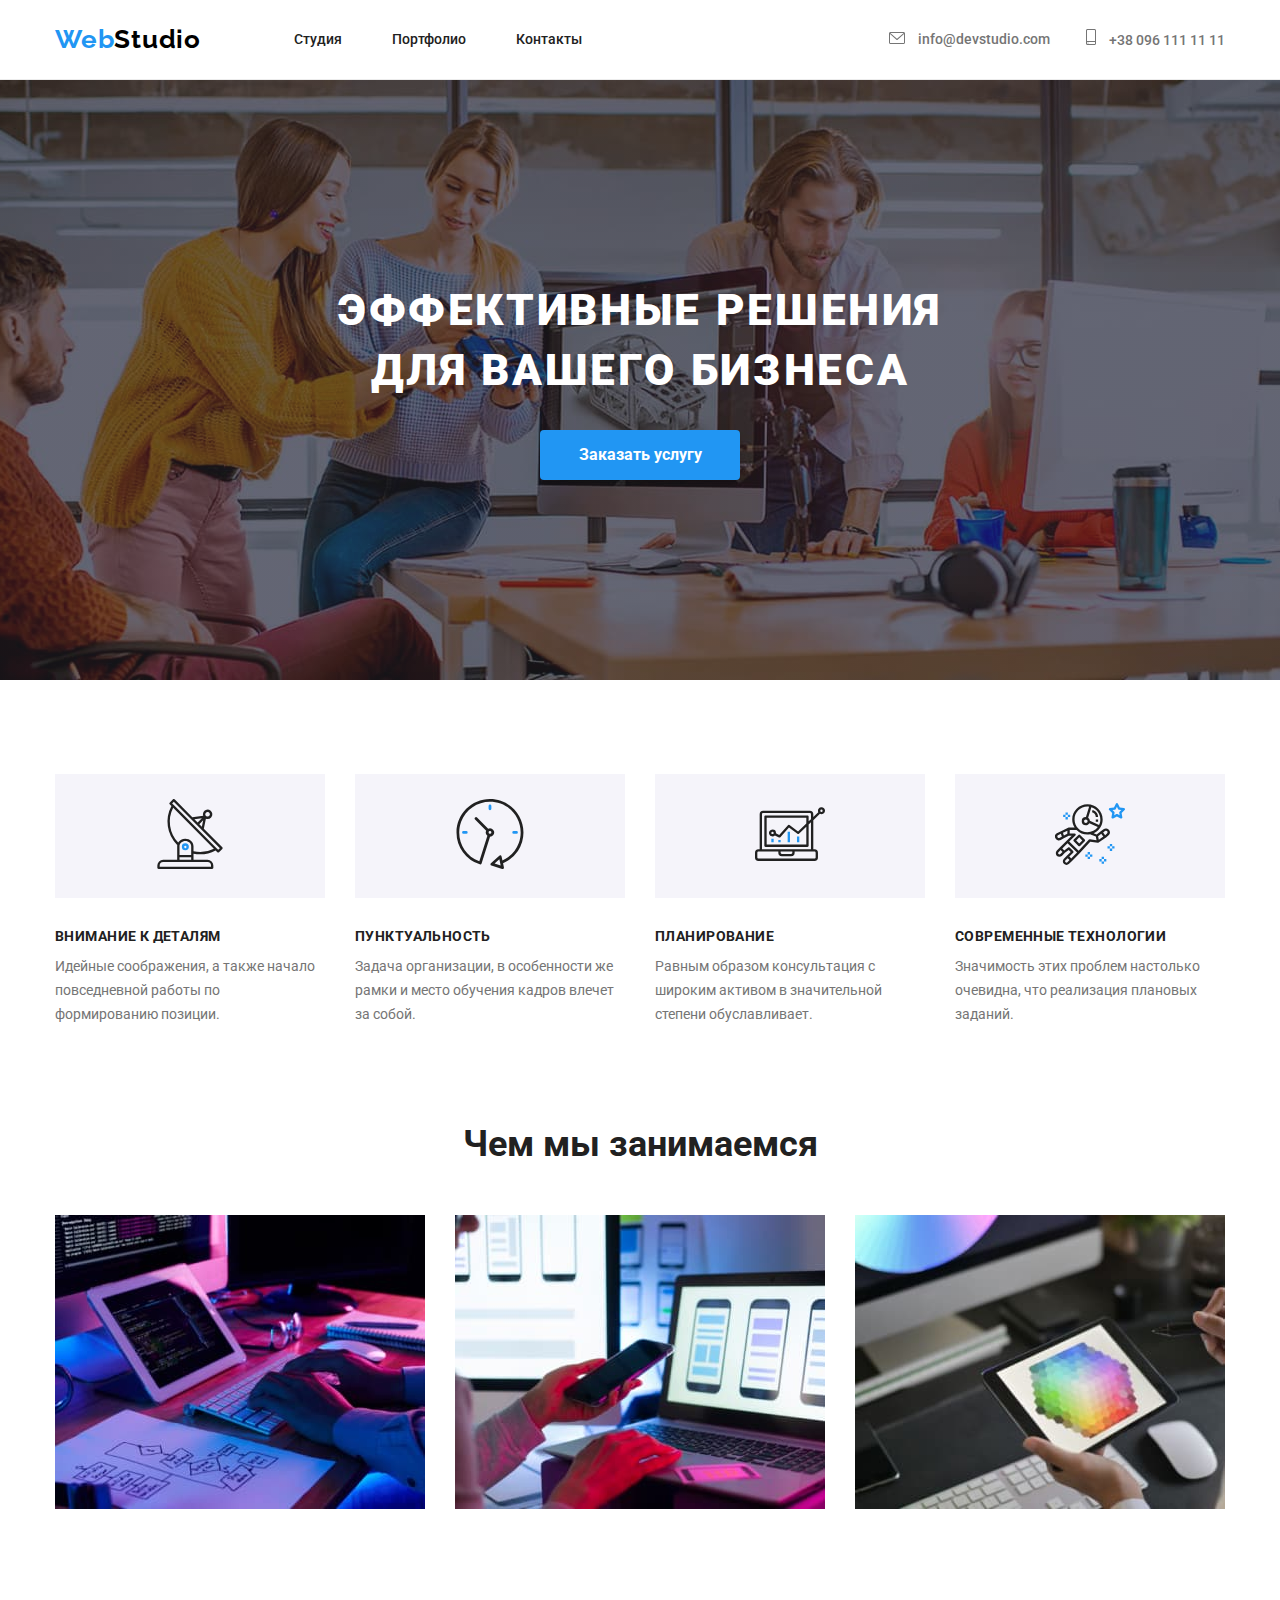
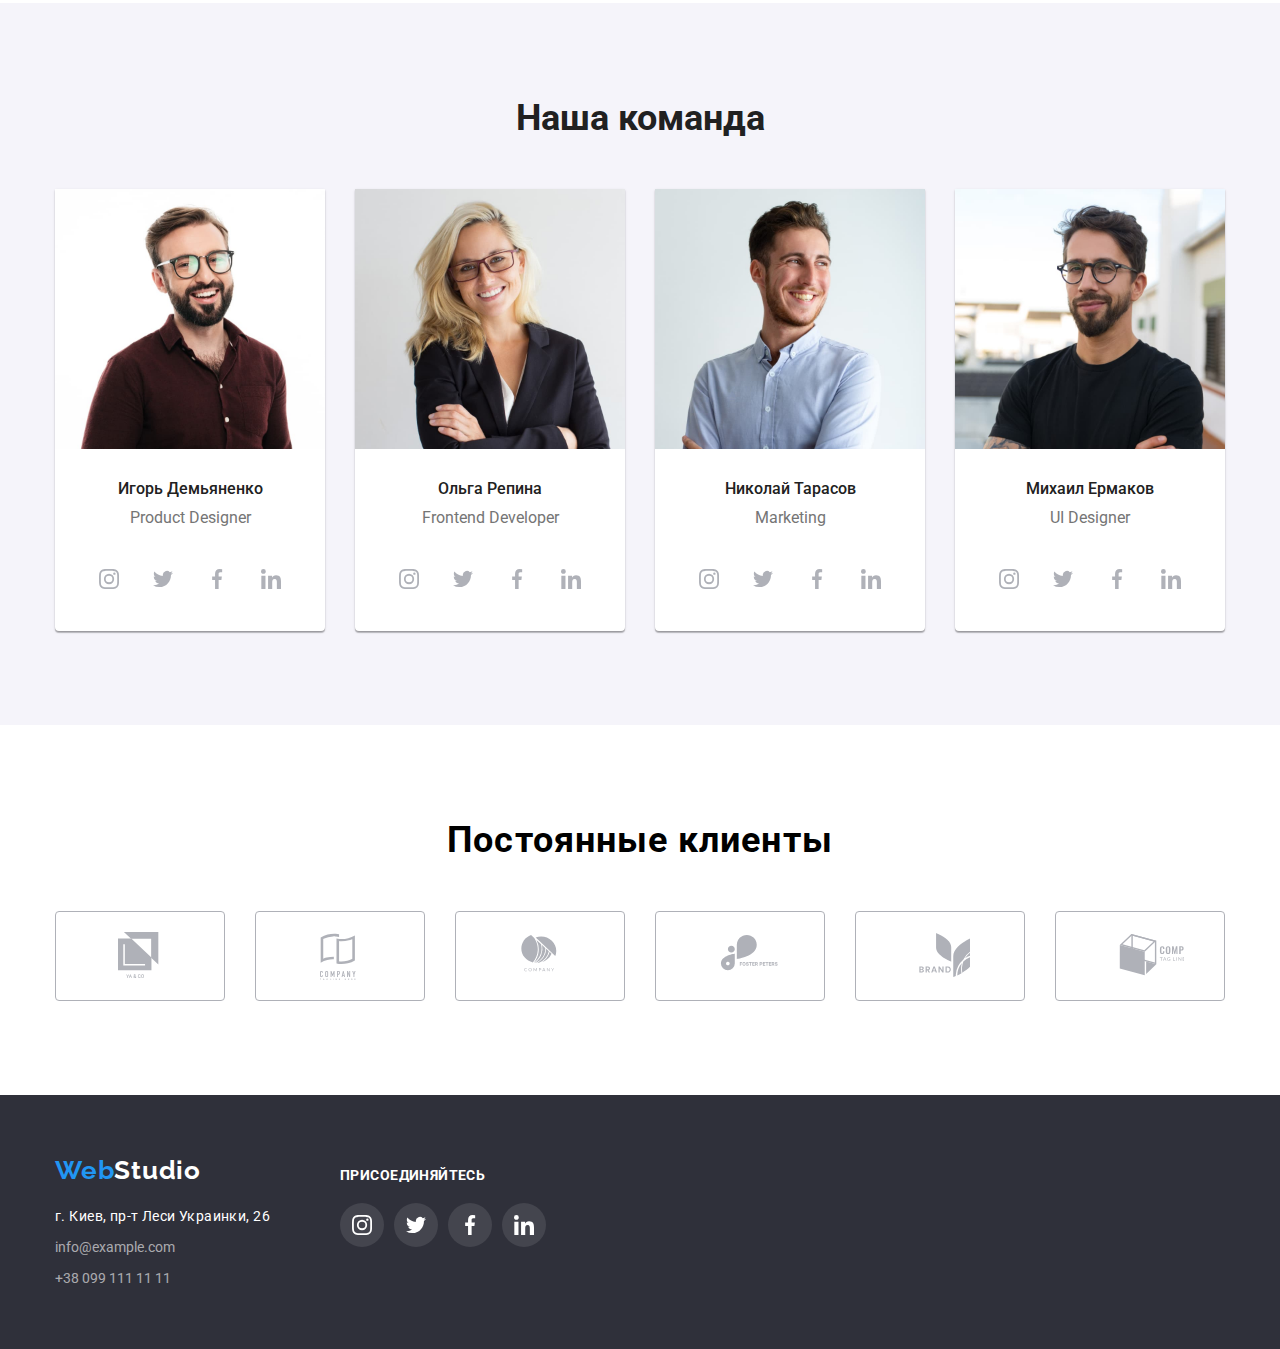
<file: index.html>
<!DOCTYPE html>
<html lang="ru">
<head>
    <meta charset="UTF-8">
    <meta name="viewport" content="width=device-width, initial-scale=1.0">
    <title>Web Studio</title>
    <link rel="stylesheet" href="https://cdnjs.cloudflare.com/ajax/libs/modern-normalize/1.0.0/modern-normalize.min.css"/>
    <link rel="preconnect" href="https://fonts.gstatic.com">
    <link rel="stylesheet" href="https://fonts.googleapis.com/css2?family=Raleway:wght@700&family=Roboto:wght@400;500;700;900&display=swap">
    <link rel="stylesheet" href="./css/indexstyle.css">
    <link rel="stylesheet" href="./css/commonstyles.css">
</head>
<body>

    <header class="page-header">

        <!-- container -->

        <div class="container header">

            <a class="logo link" href="./index.html"><span class="web">Web</span>Studio</a>

            <nav class="manu-nav">

                <ul class="nav-list">

                    <li><a class="link nav" href="./index.html">Студия</a></li>
                    <li><a class="link nav" href="./portfolio.html">Портфолио</a></li>
                    <li><a class="link nav" href="#">Контакты</a></li>

                </ul>

            </nav>

            <ul class="contacts-header">

                <li class="contacts-header-list">
                    <a class="contacts-header-link" href="mailto:info@devstudio.com">
                    <svg class="contacts-header-icon" width="16px" height="12px">
                    <use href="./images/sprite.svg#mail"></use>
                    </svg>
                info@devstudio.com</a></li>

                <li class="contacts-header-list">
                    <a class="contacts-header-link" href="tel:+380961111111">
                    <svg class="contacts-header-icon" width="10px" height="16px">
                        <use href="./images/sprite.svg#tel"></use>
                    </svg>
                +38 096 111 11 11</a></li>

            </ul>

        </div>

    </header>


    <main>

        <section class="hero">

            <!-- container -->

            <div class="container">
                <h1 class="hero-title">Эффективные решения для вашего бизнеса</h1>
                <button class="hero-btn">Заказать услугу</button>

            </div>

            <!-- container -->

        </section>

        <section class="features">
        
            <!-- container -->
        
            <div class="container">
        
                <h2 class="visually-hidden"> our advantages</h2>
        
                <ul>
        
                    <li class="features-items">

                        <div class="icons-container">
                            <svg class="features-icon" width="70px" height="70px">
                                <use href="./images/sprite.svg#antena"></use>
                            </svg>
                        </div>

                        <h3 class="features-items-title">Внимание к деталям</h3>
                        <p class="features-items-text">Идейные соображения, а также начало повседневной работы по
                            формированию позиции.</p>
                    </li>
        
                    <li class="features-items">

                        <div class="icons-container">
                            <svg class="features-icon" width="70px" height="70px">
                                <use href="./images/sprite.svg#clock"></use>
                            </svg>
                        </div>

                        <h3 class="features-items-title">Пунктуальность</h3>
                        <p class="features-items-text">Задача организации, в особенности же рамки и место обучения кадров
                            влечет за собой.</p>
                    </li>
        
                    <li class="features-items">

                        <div class="icons-container">
                            <svg class="features-icon" width="70px" height="70px">
                                <use href="./images/sprite.svg#diagram"></use>
                            </svg>
                        </div>

                        <h3 class="features-items-title">Планирование</h3>
                        <p class="features-items-text">Равным образом консультация с широким активом в значительной степени
                            обуславливает.</p>
                    </li>
        
                    <li class="features-items">
                        <div class="icons-container">
                            <svg class="features-icon" width="70px" height="70px">
                                <use href="./images/sprite.svg#astronaut"></use>
                            </svg>
                        </div>

                        <h3 class="features-items-title">Современные технологии</h3>
                        <p class="features-items-text">Значимость этих проблем настолько очевидна, что реализация плановых
                            заданий.</p>
                    </li>
        
                </ul>
        
            </div>
        
            <!-- container -->
        
        </section>


        <section class="servises">

            <!-- container -->

            <div class="container">

                <h2 class="servises-title">Чем мы занимаемся</h2>

                <ul class="servises-list">

                    <li class="servises-items">
                        <img class="servises-image" src="./images/box_1.jpg" alt="Десктопные приложения">
                    </li>

                    <li class="servises-items">
                        <img class="servises-image" src="./images/box_2.jpg" alt="Мобильные приложения">
                    </li>

                    <li class="servises-items">
                        <img class="servises-image" src="./images/box_3.jpg" alt="Дизайнерские решения">
                    </li>

                </ul>

            </div>

        </section>


        <section class="team">

            <!-- container -->

            <div class="container">

                <h2 class="team-title">Наша команда</h2>

                <ul class="team-list">

                    <li class="team-items">
                        <img class="team-image" src="./images/igor_demianenko.jpg" alt="igor_demianenko">
                        <h4 class="team-items-name">Игорь Демьяненко</h4>
                        <p class="team-items-text">Product Designer</p>

                        <ul class="social">

                            <li class="social-item">
                                <a href="hptt://www.instagram.com" class="social-link">
                                    <svg class="social-icon" width="20px" height="20px">
                                        <use href="./images/sprite.svg#instagram"></use>
                                    </svg>
                                </a>
                            </li>

                            <li class="social-item">
                                <a href="hptt://www.twitter.com" class="social-link">
                                    <svg class="social-icon" width="20px" height="20px">
                                        <use href="./images/sprite.svg#twitter"></use>
                                    </svg>
                                </a>
                            </li>

                            <li class="social-item">
                                <a href="hptt://www.facebook.com" class="social-link">
                                    <svg class="social-icon" width="20px" height="20px">
                                    <use href="./images/sprite.svg#facebook"></use>
                                    </svg>
                                </a>
                            </li>

                            <li class="social-item">
                                <a href="hptt://www.linkedin.com" class="social-link">
                                    <svg class="social-icon" width="20px" height="20px">
                                        <use href="./images/sprite.svg#linkedin"></use>
                                    </svg>
                                </a>
                            </li>

                        </ul>
                    </li>

                    <li class="team-items">
                        <img class="team-image" src="./images/olga_repina.jpg" alt="olga_repina">
                        <h4 class="team-items-name">Ольга Репина</h4>
                        <p class="team-items-text">Frontend Developer</p>

                        <ul class="social">
                        
                            <li class="social-item">
                                <a href="hptt://www.instagram.com" class="social-link">
                                    <svg class="social-icon" width="20px" height="20px">
                                        <use href="./images/sprite.svg#instagram"></use>
                                    </svg>
                                </a>
                            </li>
                        
                            <li class="social-item">
                                <a href="hptt://www.twitter.com" class="social-link">
                                    <svg class="social-icon" width="20px" height="20px">
                                        <use href="./images/sprite.svg#twitter"></use>
                                    </svg>
                                </a>
                            </li>
                        
                            <li class="social-item">
                                <a href="hptt://www.facebook.com" class="social-link">
                                    <svg class="social-icon" width="20px" height="20px">
                                        <use href="./images/sprite.svg#facebook"></use>
                                    </svg>
                                </a>
                            </li>
                        
                            <li class="social-item">
                                <a href="hptt://www.linkedin.com" class="social-link">
                                    <svg class="social-icon" width="20px" height="20px">
                                        <use href="./images/sprite.svg#linkedin"></use>
                                    </svg>
                                </a>
                            </li>
                        
                        </ul>
                    </li>

                    <li class="team-items">
                        <img class="team-image" src="./images/nikolay_tarasenko.jpg" alt="nikolay_tarasov">
                        <h4 class="team-items-name">Николай Тарасов</h4>
                        <p class="team-items-text">Marketing</p>
                        
                        <ul class="social">
                        
                            <li class="social-item">
                                <a href="hptt://www.instagram.com" class="social-link">
                                    <svg class="social-icon" width="20px" height="20px">
                                        <use href="./images/sprite.svg#instagram"></use>
                                    </svg>
                                </a>
                            </li>
                        
                            <li class="social-item">
                                <a href="hptt://www.twitter.com" class="social-link">
                                    <svg class="social-icon" width="20px" height="20px">
                                        <use href="./images/sprite.svg#twitter"></use>
                                    </svg>
                                </a>
                            </li>
                        
                            <li class="social-item">
                                <a href="hptt://www.facebook.com" class="social-link">
                                    <svg class="social-icon" width="20px" height="20px">
                                        <use href="./images/sprite.svg#facebook"></use>
                                    </svg>
                                </a>
                            </li>
                        
                            <li class="social-item">
                                <a href="hptt://www.linkedin.com" class="social-link">
                                    <svg class="social-icon" width="20px" height="20px">
                                        <use href="./images/sprite.svg#linkedin"></use>
                                    </svg>
                                </a>
                            </li>
                        
                        </ul>
                    </li>

                    <li class="team-items">
                        <img class="team-image" src="./images/michail_ermakov.jpg" alt="michail_ermakov">
                        <h4 class="team-items-name">Михаил Ермаков</h4>
                        <p class="team-items-text">UI Designer</p>

                        <ul class="social">
                        
                            <li class="social-item">
                                <a href="hptt://www.instagram.com" class="social-link">
                                    <svg class="social-icon" width="20px" height="20px">
                                        <use href="./images/sprite.svg#instagram"></use>
                                    </svg>
                                </a>
                            </li>
                        
                            <li class="social-item">
                                <a href="hptt://www.twitter.com" class="social-link">
                                    <svg class="social-icon" width="20px" height="20px">
                                        <use href="./images/sprite.svg#twitter"></use>
                                    </svg>
                                </a>
                            </li>
                        
                            <li class="social-item">
                                <a href="hptt://www.facebook.com" class="social-link">
                                    <svg class="social-icon" width="20px" height="20px">
                                        <use href="./images/sprite.svg#facebook"></use>
                                    </svg>
                                </a>
                            </li>
                        
                            <li class="social-item">
                                <a href="hptt://www.linkedin.com" class="social-link">
                                    <svg class="social-icon" width="20px" height="20px">
                                        <use href="./images/sprite.svg#linkedin"></use>
                                    </svg>
                                </a>
                            </li>
                        
                        </ul>
                    </li>

                </ul>

            </div>

        </section>

        <section class="clients">
        
            <!-- container -->
        
            <div class="container">
        
                <h2 class="clients-title">Постоянные клиенты</h2>
        
                <ul class="clients-list">
        
                    <li class="clients-items">
                        <a class="clients-link" href="#">
                            <svg class="clients-icons" width="44.27" height="49.23">
                                <use href="./images/sprite.svg#logo_1"></use>
                            </svg>
                        </a>
                    </li>

                    <li class="clients-items">
                        <a class="clients-link" href="#">
                            <svg class="clients-icons" width="40" height="52">
                                <use href="./images/sprite.svg#logo_2"></use>
                            </svg>
                        </a>
                    </li>

                    <li class="clients-items">
                        <a class="clients-link" href="#">
                            <svg class="clients-icons" width="41" height="42.6">
                                <use href="./images/sprite.svg#logo_3"></use>
                            </svg>
                        </a>
                    </li>

                    <li class="clients-items">            
                        <a class="clients-link" href="#">
                            <svg class="clients-icons" width="79.66" height="42.02">
                                <use href="./images/sprite.svg#logo_4"></use>
                            </svg>
                        </a>               
                    </li>

                    <li class="clients-items">
                        <a class="clients-link" href="#">
                            <svg class="clients-icons" width="59" height="47">
                                <use href="./images/sprite.svg#logo_5"></use>
                            </svg>
                        </a>
                    </li>

                    <li class="clients-items">
                        <a class="clients-link" href="#">
                            <svg class="clients-icons" width="88.48" height="45.44">
                                <use href="./images/sprite.svg#logo_6"></use>
                            </svg>
                        </a>
                    </li>
        
                </ul>
        
            </div>
        
            <!-- container -->
        
        </section>

    </main>

    <footer class="footer">

        <!-- container -->

        <div class="container">

            <div>
                <a class="logo link" href="#"><span class="web">Web</span><span class="studio">Studio</span></a>
                
                <address class="address">
                
                    <p class="address-text">г. Киев, пр-т Леси Украинки, 26</p>
                
                    <ul class="contacts-footer-list">
                
                        <li><a class="link contacts-footer" href="mailto:info@example.com">info@example.com</a></li>
                
                        <li><a class="link contacts-footer" href="tel:+380991111111">+38 099 111 11 11</a></li>
                
                    </ul>
                
                </address>
            </div>

            <div class="join-container">

                <h3 class="join-tittle">присоединяйтесь</h3>
                
                <ul class="join">
                
                    <li class="join-item">
                        <a href="hptt://www.instagram.com" class="join-link">
                            <svg class="join-icon" width="20px" height="20px">
                                <use href="./images/sprite.svg#instagram"></use>
                            </svg>
                        </a>
                    </li>
                
                    <li class="join-item">
                        <a href="hptt://www.twitter.com" class="join-link">
                            <svg class="join-icon" width="20px" height="20px">
                                <use href="./images/sprite.svg#twitter"></use>
                            </svg>
                        </a>
                    </li>
                
                    <li class="join-item">
                        <a href="hptt://www.facebook.com" class="join-link">
                            <svg class="join-icon" width="20px" height="20px">
                                <use href="./images/sprite.svg#facebook"></use>
                            </svg>
                        </a>
                    </li>
                
                    <li class="join-item">
                        <a href="hptt://www.linkedin.com" class="join-link">
                            <svg class="join-icon" width="20px" height="20px">
                                <use href="./images/sprite.svg#linkedin"></use>
                            </svg>
                        </a>
                    </li>
                
                </ul>

            </div>

        </div>

    </footer>

</body>

</html>
</file>
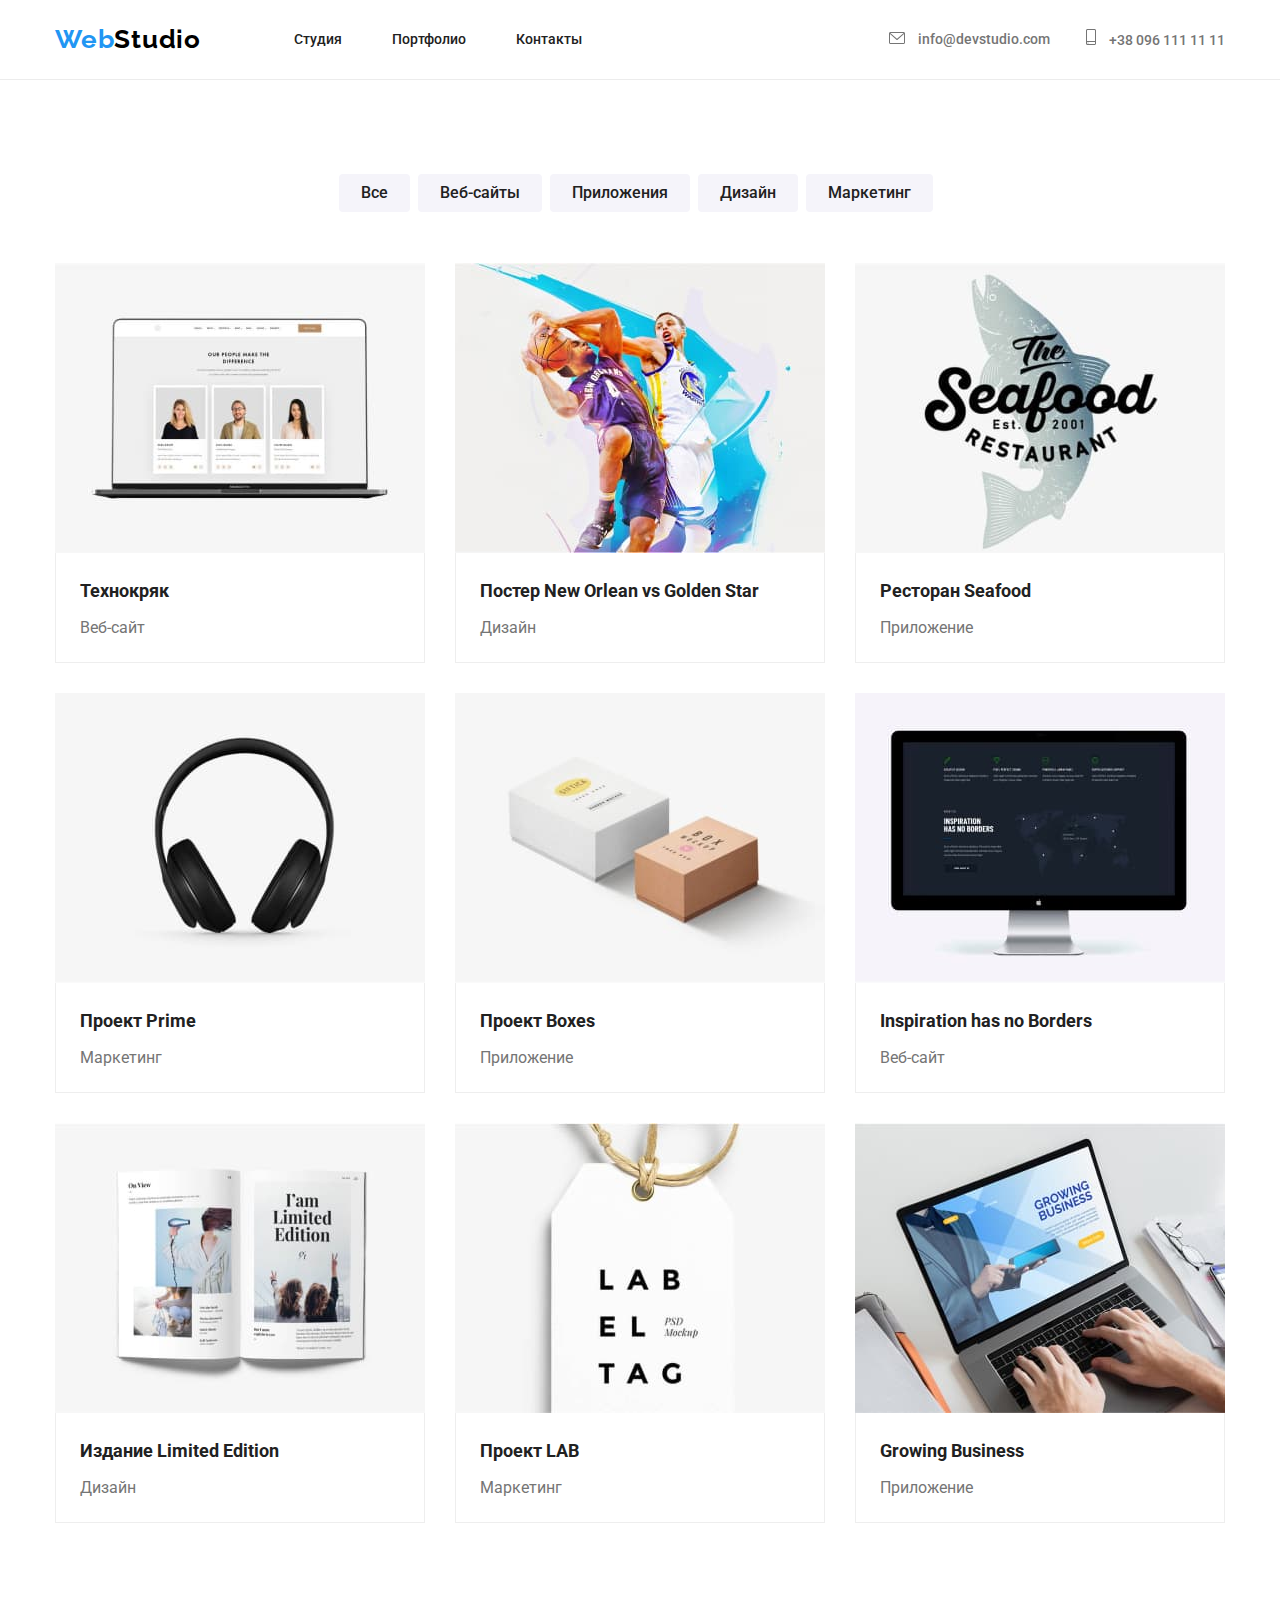
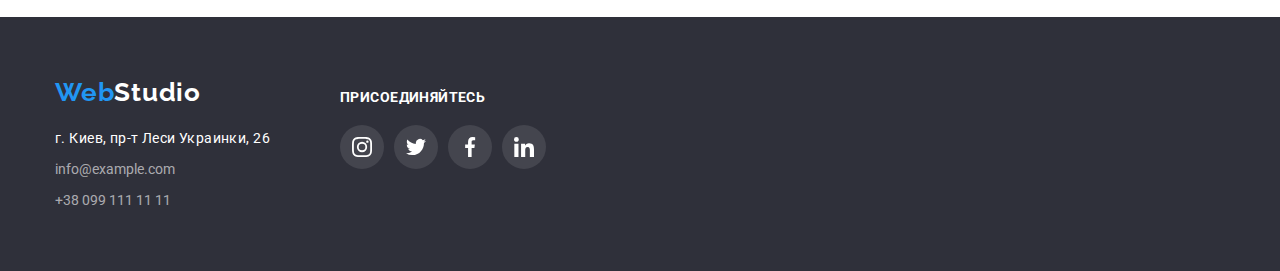
<file: portfolio.html>
<!DOCTYPE html>
<html lang="ru">
<head>
    <meta charset="UTF-8">
    <meta name="viewport" content="width=device-width, initial-scale=1.0">
    <title>Portfolio</title>
    <link rel="stylesheet" href="https://cdnjs.cloudflare.com/ajax/libs/modern-normalize/1.0.0/modern-normalize.min.css" />
    <link rel="preconnect" href="https://fonts.gstatic.com">
    <link rel="stylesheet" href="https://fonts.googleapis.com/css2?family=Raleway:wght@700&family=Roboto:wght@400;500;700;900&display=swap">
    <link rel="stylesheet" href="./css/portfoliostyles.css">
    <link rel="stylesheet" href="./css/commonstyles.css">
</head>

<body>

    <header class="page-header">
    
        <!-- container -->
    
        <div class="container header">
    
            <a class="logo link" href="./index.html"><span class="web">Web</span>Studio</a>
    
            <nav class="manu-nav">
    
                <ul class="nav-list">
    
                    <li><a class="link nav" href="./index.html">Студия</a></li>
                    <li><a class="link nav" href="./portfolio.html">Портфолио</a></li>
                    <li><a class="link nav" href="#">Контакты</a></li>
    
                </ul>
    
            </nav>
    
            <ul class="contacts-header">
    
                <li class="contacts-header-list">
                    <a class="contacts-header-link" href="mailto:info@devstudio.com">
                        <svg class="contacts-header-icon" width="16px" height="12px">
                            <use href="./images/sprite.svg#mail"></use>
                        </svg>
                        info@devstudio.com</a>
                </li>
    
                <li class="contacts-header-list">
                    <a class="contacts-header-link" href="tel:+380961111111">
                        <svg class="contacts-header-icon" width="10px" height="16px">
                            <use href="./images/sprite.svg#tel"></use>
                        </svg>
                        +38 096 111 11 11</a>
                </li>
    
            </ul>
    
        </div>
    
    </header>


    <main>

        <section class="main-conteiner">

            <!-- container -->
                
            <div class="container">

                <ul class="list-btn">

                    <li><button class="item-btn">Все</button></li>
                    <li><button class="item-btn">Веб-сайты</button></li>
                    <li><button class="item-btn">Приложения</button></li>
                    <li><button class="item-btn">Дизайн</button></li>
                    <li><button class="item-btn">Маркетинг</button></li>

                </ul>

                <ul class="projects">

                    <li class="projects-item">

                        <a href="#" class="project-link">
                            <div class="projects-thumb">
                                <img src="./images/technokriak.jpg" alt="Технокряк">
                            </div>
                            
                            <div class="project-content">
                                <h4 class="projects-title">Технокряк</h4>
                                <p class="projects-text">Веб-сайт</p>
                            </div>
                        </a>

                    </li>

                    <li class="projects-item">

                        <a href="#" class="project-link">
                            <div class="projects-thumb">
                                <img src="./images/poster.jpg" alt="Постер New Orlean vs Golden Star">
                            </div>
                            
                            <div class="project-content">
                                <h4 class="projects-title">Постер New Orlean vs Golden Star</h4>
                                <p class="projects-text">Дизайн</p>
                            </div>
                        </a>

                    </li>

                    <li class="projects-item">

                        <a href="#" class="project-link">
                            <div class="projects-thumb">
                                <img src="./images/seafood.jpg" alt="Ресторан Seafood">
                            </div>
                            
                            <div class="project-content">
                                <h4 class="projects-title">Ресторан Seafood</h4>
                                <p class="projects-text">Приложение</p>
                            </div>
                        </a>

                    </li>

                    <li class="projects-item">

                        <a href="" class="project-link">
                            <div class="projects-thumb">
                                <img src="./images/prime.jpg" alt="Проект Prime">
                            </div>
                            
                            <div class="project-content">
                                <h4 class="projects-title">Проект Prime</h4>
                                <p class="projects-text">Маркетинг</p>
                            </div>
                        </a>

                    </li>

                    <li class="projects-item">

                        <a href="" class="project-link">
                            <div class="projects-thumb">
                                <img src="./images/boxes.jpg" alt="Проект Boxes">
                            </div>
                            
                            <div class="project-content">
                                <h4 class="projects-title">Проект Boxes</h4>
                                <p class="projects-text">Приложение</p>
                            </div>
                        </a>

                    </li>

                    <li class="projects-item">

                        <a href="" class="project-link">
                            <div class="projects-thumb">
                                <img src="./images/inspiration.jpg" alt="Inspiration has no Borders">
                            </div>
                            
                            <div class="project-content">
                                <h4 class="projects-title">Inspiration has no Borders</h4>
                                <p class="projects-text">Веб-сайт</p>
                            </div>
                        </a>

                    </li>

                    <li class="projects-item">

                        <a href="" class="project-link">
                            <div class="projects-thumb">
                                <img src="./images/limited_edition.jpg" alt="Издание Limited Edition">
                            </div>
                            
                            <div class="project-content">
                                <h4 class="projects-title">Издание Limited Edition</h4>
                                <p class="projects-text">Дизайн</p>
                            </div>
                        </a>

                    </li>

                    <li class="projects-item">

                        <a href="" class="project-link">
                            <div class="projects-thumb">
                                <img src="./images/project_lab.jpg" alt="Проект LAB">
                            </div>
                            
                            <div class="project-content">
                                <h4 class="projects-title">Проект LAB</h4>
                                <p class="projects-text">Маркетинг</p>
                            </div>
                        </a>

                    </li>

                    <li class="projects-item">

                        <a href="" class="project-link">
                            <div class="projects-thumb">
                                <img src="./images/growing_business.jpg" alt="Growing Business">
                            </div>
                            
                            <div class="project-content">
                                <h4 class="projects-title">Growing Business</h4>
                                <p class="projects-text">Приложение</p>
                            </div>
                        </a>

                    </li>

                </ul>

            </div>

        </section>

    </main>

    <footer class="footer">
    
        <!-- container -->
    
        <div class="container">
    
            <div>
                <a class="logo link" href="#"><span class="web">Web</span><span class="studio">Studio</span></a>
    
                <address class="address">
    
                    <p class="address-text">г. Киев, пр-т Леси Украинки, 26</p>
    
                    <ul class="contacts-footer-list">
    
                        <li><a class="link contacts-footer" href="mailto:info@example.com">info@example.com</a></li>
    
                        <li><a class="link contacts-footer" href="tel:+380991111111">+38 099 111 11 11</a></li>
    
                    </ul>
    
                </address>
            </div>
    
            <div class="join-container">
    
                <h3 class="join-tittle">присоединяйтесь</h3>
    
                <ul class="join">
    
                    <li class="join-item">
                        <a href="hptt://www.instagram.com" class="join-link">
                            <svg class="join-icon" width="20px" height="20px">
                                <use href="./images/sprite.svg#instagram"></use>
                            </svg>
                        </a>
                    </li>
    
                    <li class="join-item">
                        <a href="hptt://www.twitter.com" class="join-link">
                            <svg class="join-icon" width="20px" height="20px">
                                <use href="./images/sprite.svg#twitter"></use>
                            </svg>
                        </a>
                    </li>
    
                    <li class="join-item">
                        <a href="hptt://www.facebook.com" class="join-link">
                            <svg class="join-icon" width="20px" height="20px">
                                <use href="./images/sprite.svg#facebook"></use>
                            </svg>
                        </a>
                    </li>
    
                    <li class="join-item">
                        <a href="hptt://www.linkedin.com" class="join-link">
                            <svg class="join-icon" width="20px" height="20px">
                                <use href="./images/sprite.svg#linkedin"></use>
                            </svg>
                        </a>
                    </li>
    
                </ul>
    
            </div>
    
        </div>
    
    </footer>

</body>
</html>
</file>
<file: css/indexstyle.css>
h1 {
  margin: 0px;
}

/* заголовок з кнопкою */
.hero {
  background-color: rgba(196,196,196,1);
  background-image: linear-gradient(to right, rgba(47, 48, 58, 0.4), rgba(47, 48, 58, 0.4)),
    url("../images/img.jpg");
  background-repeat: no-repeat;
  background-size: cover;
  background-position: center;
 
  height: 600px;
  max-width: 1600px;
  margin-left: auto;
  margin-right: auto;


  padding-top: 200px;
  padding-bottom: 200px;
}

.hero-title {
  color: var(--white-text);
  font-weight: 900;
  font-size: 44px;
  line-height: 60px;

  text-align: center;
  letter-spacing: 0.06em;
  text-transform: uppercase;

  margin-bottom: 30px;
  width: 696px;
  text-align: center;

  margin-left: auto;
  margin-right: auto;
}

.hero-btn {
  background-color: var(--blue-text);
  color: var(--white-text);
  font-weight: 700;
  font-size: 16px;
  line-height: 30px;

  box-shadow: 0px 4px 4px rgba(0, 0, 0, 0.15);
  border-radius: 4px;

  display: block;
  text-align: center;
  max-width: 100%;
  padding: 0px;

  width: 200px;
  min-height: 50px;
  border: none;

  margin-left: auto;
  margin-right: auto;
}

.hero-btn:hover, .hero-btn:focus {
border-radius: 4px;
}

/* заголовок з кнопкою */

/* наші переваги */

.features {
  padding-top: 94px;
  padding-bottom: 94px;
}

.features .container ul {
  display: flex;
}
.features-items {
  width: 270px;
  margin-right: 30px;
}

.features-items:last-child {
  margin-right: 0px;
}

.features-items-title {
  color: var(--black-text);
  font-weight: 700;
  font-size: 14px;
  text-transform: uppercase;

  line-height: 16px;
  letter-spacing: 0.03em;

  padding-bottom: 10px;
  margin: 0px;
}

.features-items-text {
  color: var(--gray-text);
  font-weight: 400;
  font-size: 14px;
  line-height: 24px;

  margin-top: 0px;
  margin-bottom: 0px;
  min-height: 75px;
}

.icons-container {
  background-color: var(--button-background);
  padding: 25px 100px;
  margin-bottom: 30px;
}

/* наші переваги */

/* послуги */

.servises {
  padding-bottom: 94px;
}

.servises-list {
  display: flex;
  justify-content: center;
}

.servises-items:last-child {
  margin-right: 0px;
}

.servises-title {
  color: var(--black-text);
  font-style: normal;
  font-weight: bold;
  font-size: 36px;
  line-height: 42px;

  text-align: center;
  margin-top: 0px;
  margin-bottom: 50px;
}
.servises-items {
  margin-right: 30px;
}

.servises-image {
  width: 370px;
  height: 294px;
}

/* послуги */

/* наша команда */
.team {
  background-color: var(--button-background);
  padding-bottom: 94px;
  padding-top: 94px;
}

.team-title {
  color: var(--black-text);
  font-style: 400;
  font-weight: 700;
  font-size: 36px;
  line-height: 42px;

  text-align: center;

  margin-top: 0px;
  margin-bottom: 50px;
}

.team-list {
  display: flex;
}

.team-items:last-child {
  margin-right: 0px;
}

.team-items {
  margin-right: 30px;

  background: #ffffff;
  box-shadow: 0px 1px 3px rgba(0, 0, 0, 0.12), 0px 1px 1px rgba(0, 0, 0, 0.14),
    0px 2px 1px rgba(0, 0, 0, 0.2);
  border-radius: 0px 0px 4px 4px;
}

.team-image {
  width: 270px;
  height: 260px;
}

.team-items-name {
  color: var(--black-text);
  font-style: 400;
  font-weight: 500;
  font-size: 16px;
  line-height: 19px;

  margin-top: 30px;
  margin-bottom: 10px;
  text-align: center;
}
.team-items-text {
  color: var(--gray-text);
  font-style: normal;
  font-weight: 400;
  font-size: 16px;
  line-height: 19px;

  text-align: center;
  margin-bottom: 30px;

  margin-block-start: 0px;
}

.social{
  display: flex;
  margin: 16px 32px 30px 32px;
  justify-content: space-between;
}

.social-link{
  display: block;
  color: var(--gray-sprite);
  width: 44px;
  height: 44px;
  padding: 12px;
}

.social-link:hover, .social-link:focus{
color: rgba(255,255,255,1);
background-color: var(--blue-text);
border-radius: 50px;
}

.social-icon{
fill: currentColor

}
/* наша команда */


/* наші клієнти */

.clients{
  padding-top: 94px;
  padding-bottom: 94px;
}

.clients-title {
  color: var(--black-text)
  font-style: normal;
  font-weight: bold;
  font-size: 36px;
  line-height: 42px;
  text-align: center;
  letter-spacing: 0.03em;
  margin-top: 0px;
  margin-bottom: 50px;
}

.clients-list{
  display: flex;
}

.clients-items{
  margin-right: 30px;

}

.clients-items:last-child{
  margin-right: 0px;
}

.clients-link{
  display: flex;
  color: var(--gray-sprite);
  width: 170px;
  height: 90px;
  justify-content: center;
  align-items: center;
  border: 1px solid var(--gray-border);
  border-radius: 4px;
}

.clients-link:hover, .clients-link:focus{
  color: var(--blue-text);
  border-color: var(--blue-text);
}

.clients-icons{
  fill: currentColor;
}

/* наші клієнти */

img {
  display: block;
  max-width: 100%;
  height: auto;
}
</file>
<file: css/commonstyles.css>
/* перемінні кольорів = всі кольори на сторінці, :root означає застосування для всього документу */
:root {
  --blue-text: rgba(33, 150, 243, 1);

  --black: rgba(0, 0, 0, 1);
  --black-text: rgba(33, 33, 33, 1);

  --gray-text: rgba(117, 117, 117, 1);
  --gray-light: rgba(255, 255, 255, 0.6);

  --white-text: rgba(255, 255, 255, 1);

  --white-background: rgba(255, 255, 255, 1);
  --grphite-background: rgba(47, 48, 58, 1);
  --button-background: rgba(245, 244, 250, 1);
  --footer-icon-background: rgba(255, 255, 255, 0.1);

  --gray-line: rgba(236, 236, 236, 1);

  --white-border: rgba(238, 238, 238, 1);

  --gray-border: rgba(175, 177, 184, 1);

  --gray-sprite: rgba(175, 177, 184, 1);

  --shadow: rgba(0px 2px 2px 0px 0, 0, 0, 0, 12),
    rgba(0px 1px 2px 0px 0, 0, 0, 0, 08), rgba(0px 3px 1px 0px 0, 0, 0, 0, 1);
  --project-gap: 30px;
}

/* зробити невидимим заголовок */
.visually-hidden {
  position: absolute;
  width: 1px;
  height: 1px;
  margin: -1px;
  border: 0;
  padding: 0;

  white-space: nowrap;
  clip-path: inset(100%);
  clip: rect(0 0 0 0);
  overflow: hidden;
}

/* щоб прибрати крапки із списка */
ul {
  list-style: none;
  padding-inline-start: 0px;
  margin-block-start: 0px;
  margin-block-end: 0px;
}

p {
  margin: 0px;
}

body {
  font-family: "Roboto", sans-serif;
}

/* дизайн логотипу */
.logo {
  font-family: "Raleway", sans-serif;
  color: var(--black);
  font-weight: 700;
  font-size: 26px;
  font-style: normal;
  line-height: 30px;
  letter-spacing: 0.03em;
}

.logo > .web {
  color: var(--blue-text);
}

.logo > .studio {
  color: var(--white-text);
}

/*силки навігації в хедері */
.nav {
  color: var(--black-text);
  font-size: 14px;
  font-style: normal;
  font-weight: 500;
}

/* всі посилання при ховері */
.link:hover,
.link:focus,
.link:active {
  color: var(--blue-text);
}

.link {
  text-decoration: none;
}

.header,
.manu-nav,
.nav-list,
.contacts-header {
  display: flex;
  align-items: center; /* центрувати по вертикалі */
}

.manu-nav {
  margin-left: 93px;
}

.nav-list li {
  margin-right: 50px;
}

.nav-list li:last-child {
  margin-right: 0px;
}

/* contacts header */

.contacts-header {
  margin-left: auto;
}

.contacts-header li:last-child {
  margin-left: 36px;
}

.contacts-header-list {
}

.contacts-header-link {
  display: block;
  color: var(--gray-text);
  font-weight: 500;
  font-size: 14px;
  text-decoration: none;
}

.contacts-header-link:hover,
.contacts-header-link:focus {
  color: var(--blue-text);
}

.contacts-header-icon {
  margin-right: 10px;
  align-items: center;
  fill: currentColor;
}

/* contacts header */

.page-header {
  padding-top: 24px;
  padding-bottom: 25px;
  border-bottom: 1px solid var(--gray-line);
}

.page-header,
.hero,
.footer,
.team {
  max-width: 1600px;
  margin-left: auto;
  margin-right: auto;
}

/* для всіх контейнерів */

.container {
  width: 1200px;
  padding: 0px 15px;
  margin: 0 auto;
}

/* для всіх контейнерів */

/* footer */

.footer {
  background-color: var(--grphite-background);
}

.footer {
  align-items: flex-start;
  padding-bottom: 60px;
  padding-top: 60px;
}

.footer .logo {
  display: inline-block;
  margin-bottom: 20px;
}

.address {
  min-width: 81px;
}

.address-text {
  color: var(--white-text);
  font-weight: 400;
  font-size: 14px;
  font-style: normal;
  letter-spacing: 0.03em;
  line-height: 22px;

  margin: 0px;
}

.contacts-footer {
  color: var(--gray-light);
  font-weight: normal;
  font-size: 14px;
  font-style: normal;
  line-height: 22px;
}

.contacts-footer-list li {
  margin-top: 9px;
}

.footer > .container {
  display: flex;
}

.join-container {
  margin-left: 70px;
  margin-top: 12px;
  margin-bottom: 40px;
}

.join-tittle {
  font-style: normal;
  font-weight: bold;
  font-size: 14px;
  line-height: 16px;
  letter-spacing: 0.03em;
  text-transform: uppercase;

  color: var(--white-text);

  margin-bottom: 20px;
}

.join {
  display: flex;
  justify-content: space-between;
}

.join-link {
  display: block;
  color: var(--white-text);
  width: 44px;
  height: 44px;
  padding: 12px;
  background-color: var(--footer-icon-background);
  border-radius: 50px;
}

.join-item {
  margin-right: 10px;
}

.join-item:last-child {
  margin-right: 0px;
}

.join-link:hover,
.join-link:focus {
  color: rgba(255, 255, 255, 1);
  background-color: var(--blue-text);
  border-radius: 50px;
}

.join-icon {
  fill: currentColor;
}

h3 {
  margin: 0px;
}

/* footer */
</file>
<file: css/portfoliostyles.css>
.main-conteiner {
  padding-top: 94px;
  padding-bottom: 94px;
}

.list-btn {
  display: flex;
  justify-content: center;
  margin-bottom: 51px;
}

.list-btn > li {
  margin-right: 8px;
}

.item-btn {
  background-color: var(--button-background);
  color: var(--black-text);
  font-weight: 500;
  font-size: 16px;
  line-height: 26px;

  text-align: center;
  padding: 6px 22px;

  border-radius: 4px;
  border: transparent;
}

.item-btn:active,
.item-btn:focus {
  color: var(--white-text);
  background-color: var(--blue-text);
  font-weight: 500;
  font-size: 16px;
  line-height: 26px;

  text-align: center;
  padding: 6px 22px;

  border-radius: 4px;
  border: transparent;

  outline: none;

  box-shadow: 0px 3px 1px rgba(0, 0, 0, 0.1), 0px 1px 2px rgba(0, 0, 0, 0.08),
    0px 2px 2px rgba(0, 0, 0, 0.12);
}

.projects {
  display: flex;
  flex-wrap: wrap;

  margin-top: calc(-1 * var(--project-gap));
  margin-left: calc(-1 * var(--project-gap));
}
.projects > .projects-item {
  /* project-gap = 30px в списку перемінних */
  flex-basis: calc(100% / 3 - var(--project-gap));
  margin-left: var(--project-gap);
  margin-top: var(--project-gap);
}

.projects-item {
  background: var(--white-background);
}
.project-link {
  display: block;
}

.project-link:hover,
.project-link:focus {
  flex-wrap: wrap;
  box-sizing: border-box;
  box-shadow: 0px 1px 1px rgba(0, 0, 0, 0.12), 0px 4px 4px rgba(0, 0, 0, 0.06),
    1px 4px 6px rgba(0, 0, 0, 0.16);
}

a {
  text-decoration: none;
}

.project-content {
  padding: 20px 24px 19px 24px;
  border-left: 1px solid var(--white-border);
  border-right: 1px solid var(--white-border);
  border-bottom: 1px solid var(--white-border);
}

.projects-title {
  color: var(--black-text);
  font-weight: 700;
  font-size: 18px;
  line-height: 36px;
  margin-bottom: 4px;
  text-align: left;
}
.projects-text {
  color: var(--gray-text);
  font-weight: 400;
  font-size: 16px;
  line-height: 30px;
  text-align: left;
}

.projects-thumb {
  min-width: 370px;
  min-height: 290px;
}

img {
  display: block;
  max-width: 100%;
  height: auto;
}

h4,
p {
  margin: 0px;
}
</file>
